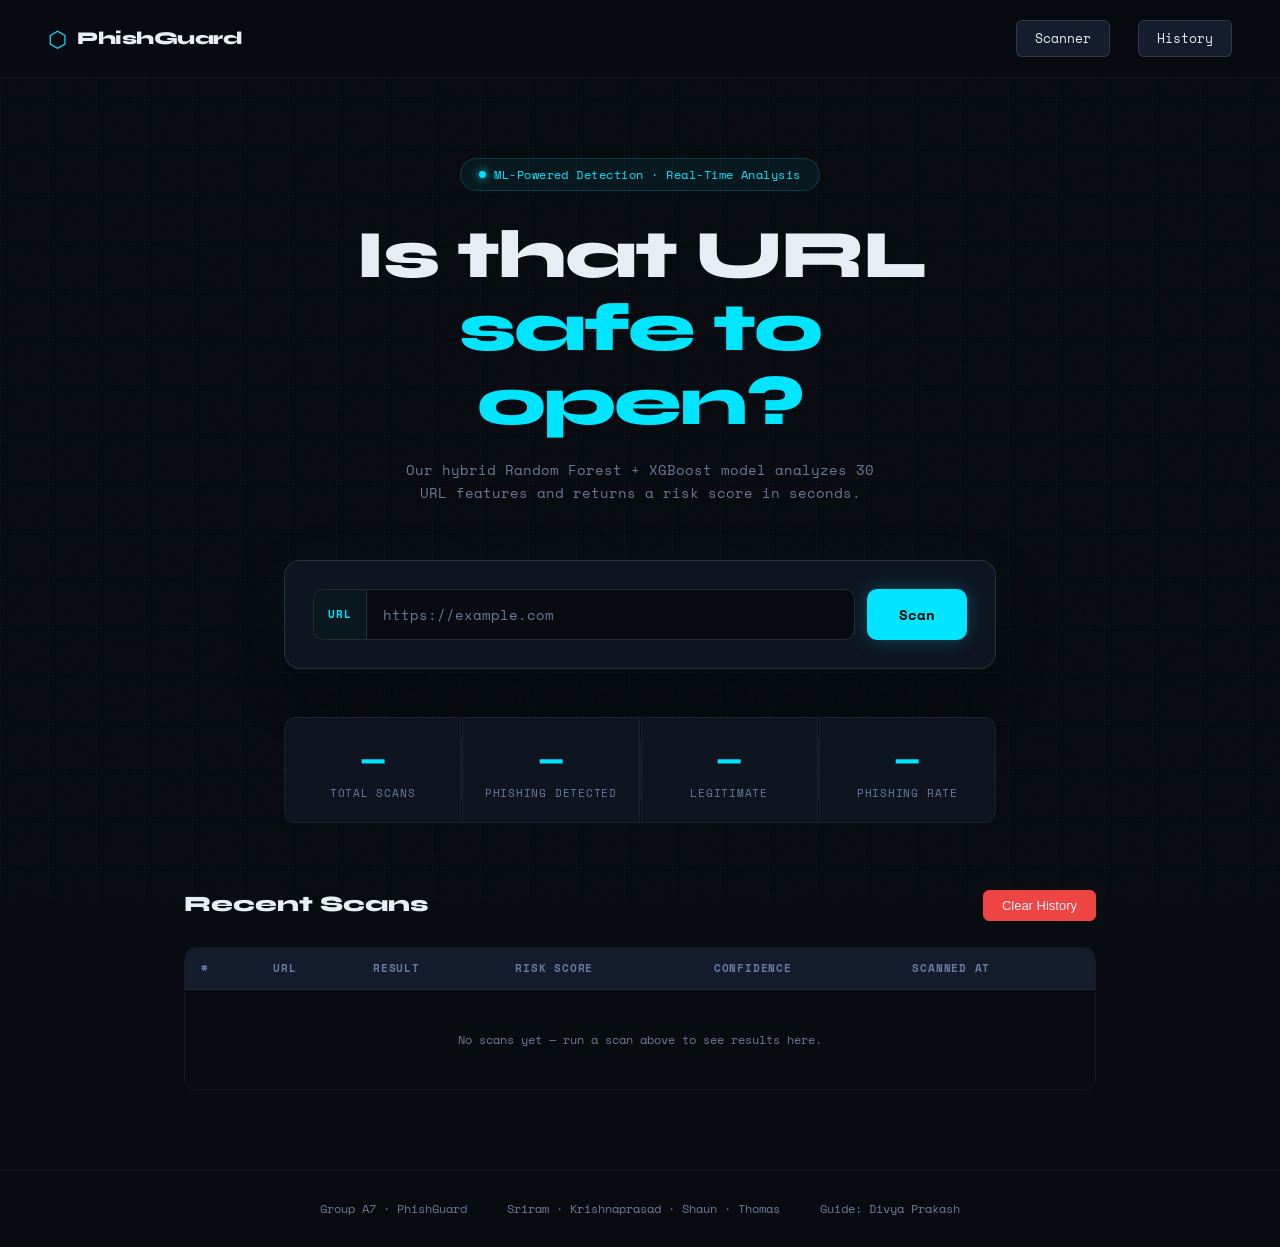
<file: frontend/index.html>
<!DOCTYPE html>
<html lang="en">

<head>
  <meta charset="UTF-8" />
  <meta name="viewport" content="width=device-width, initial-scale=1.0" />
  <title>PhishGuard — URL Scanner</title>
  <link rel="preconnect" href="https://fonts.googleapis.com">
  <link
    href="https://fonts.googleapis.com/css2?family=Space+Mono:wght@400;700&family=Syne:wght@400;600;800&display=swap"
    rel="stylesheet">
  <link rel="stylesheet" href="style.css" />
</head>

<body>
  <div class="bg-grid"></div>
  <div class="noise"></div>
  <header>
    <div class="logo">
      <span class="logo-icon">⬡</span>
      <span class="logo-text">PhishGuard</span>
    </div>
    <nav class="nav-right">
      <a href="#" class="nav-btn">Scanner</a>
      <a href="#history" class="nav-btn">History</a>
    </nav>
  </header>
  <section class="hero">
    <div class="hero-badge">
      <span class="pulse-dot"></span>
      ML-Powered Detection · Real-Time Analysis
    </div>
    <h1>Is that URL<br><span class="accent">safe to open?</span></h1>
    <p class="hero-sub">
      Our hybrid Random Forest + XGBoost model analyzes 30 URL features
      and returns a risk score in seconds.
    </p>
  </section>
  <section id="scanner" class="scanner-section">
    <div class="scanner-card">
      <div class="input-row">
        <div class="input-wrap">
          <span class="input-prefix">URL</span>
          <input type="text" id="urlInput" placeholder="https://example.com" autocomplete="off" spellcheck="false" />
        </div>
        <button id="scanBtn" onclick="scanURL()">
          <span id="btnLabel">Scan</span>
          <svg id="btnSpinner" class="spinner hidden" viewBox="0 0 24 24" fill="none"
            xmlns="http://www.w3.org/2000/svg">
            <circle cx="12" cy="12" r="10" stroke="currentColor" stroke-width="2.5" stroke-linecap="round"
              stroke-dasharray="31.4 31.4" transform="rotate(-90 12 12)" />
          </svg>
        </button>
      </div>
      <div id="resultPanel" class="result-panel hidden">
        <div id="resultLabel" class="result-label"></div>
        <div class="meter-section">
          <div class="meter-header">
            <span>Risk Score</span>
            <span id="riskPct" class="risk-pct">0%</span>
          </div>
          <div class="meter-track">
            <div id="meterFill" class="meter-fill" style="width:0%"></div>
            <div class="meter-ticks">
              <span>0</span><span>25</span><span>50</span><span>75</span><span>100</span>
            </div>
          </div>
          <div class="meter-zones">
            <span class="zone safe-zone">Safe</span>
            <span class="zone warn-zone">Caution</span>
            <span class="zone danger-zone">Danger</span>
          </div>
        </div>
        <div class="confidence-row">
          <span class="conf-label">Model Confidence</span>
          <span id="confValue" class="conf-value">—</span>
        </div>
        <div class="flags-grid" id="flagsGrid"></div>
        <div class="scanned-url" id="scannedUrl"></div>
      </div>
    </div>
  </section>
  <section class="stats-bar" id="statsBar">
    <div class="stat-item">
      <span class="stat-val" id="statTotal">—</span>
      <span class="stat-key">Total Scans</span>
    </div>
    <div class="stat-divider"></div>
    <div class="stat-item">
      <span class="stat-val" id="statPhish">—</span>
      <span class="stat-key">Phishing Detected</span>
    </div>
    <div class="stat-divider"></div>
    <div class="stat-item">
      <span class="stat-val" id="statLeg">—</span>
      <span class="stat-key">Legitimate</span>
    </div>
    <div class="stat-divider"></div>
    <div class="stat-item">
      <span class="stat-val" id="statRate">—</span>
      <span class="stat-key">Phishing Rate</span>
    </div>
  </section>
  <section id="history" class="history-section">
    <div style="display: flex; justify-content: space-between; align-items: center; margin-bottom: 1.5rem;">
      <h2 style="margin: 0;">Recent Scans</h2>
      <button id="clearHistoryBtn" class="nav-btn"
        style="background: var(--danger); border-color: var(--danger); color: white; cursor: pointer;">
        Clear History
      </button>
    </div>
    <div class="history-table-wrap">
      <table id="historyTable">
        <thead>
          <tr>
            <th>#</th>
            <th>URL</th>
            <th>Result</th>
            <th>Risk Score</th>
            <th>Confidence</th>
            <th>Scanned At</th>
          </tr>
        </thead>
        <tbody id="historyBody">
          <tr class="empty-row">
            <td colspan="6">No scans yet — run a scan above to see results here.</td>
          </tr>
        </tbody>
      </table>
    </div>
  </section>
  <footer>
    <span>Group A7 · PhishGuard</span>
    <span>Sriram · Krishnaprasad · Shaun · Thomas</span>
    <span>Guide: Divya Prakash</span>
  </footer>
  <script src="script.js"></script>
</body>

</html>
</file>
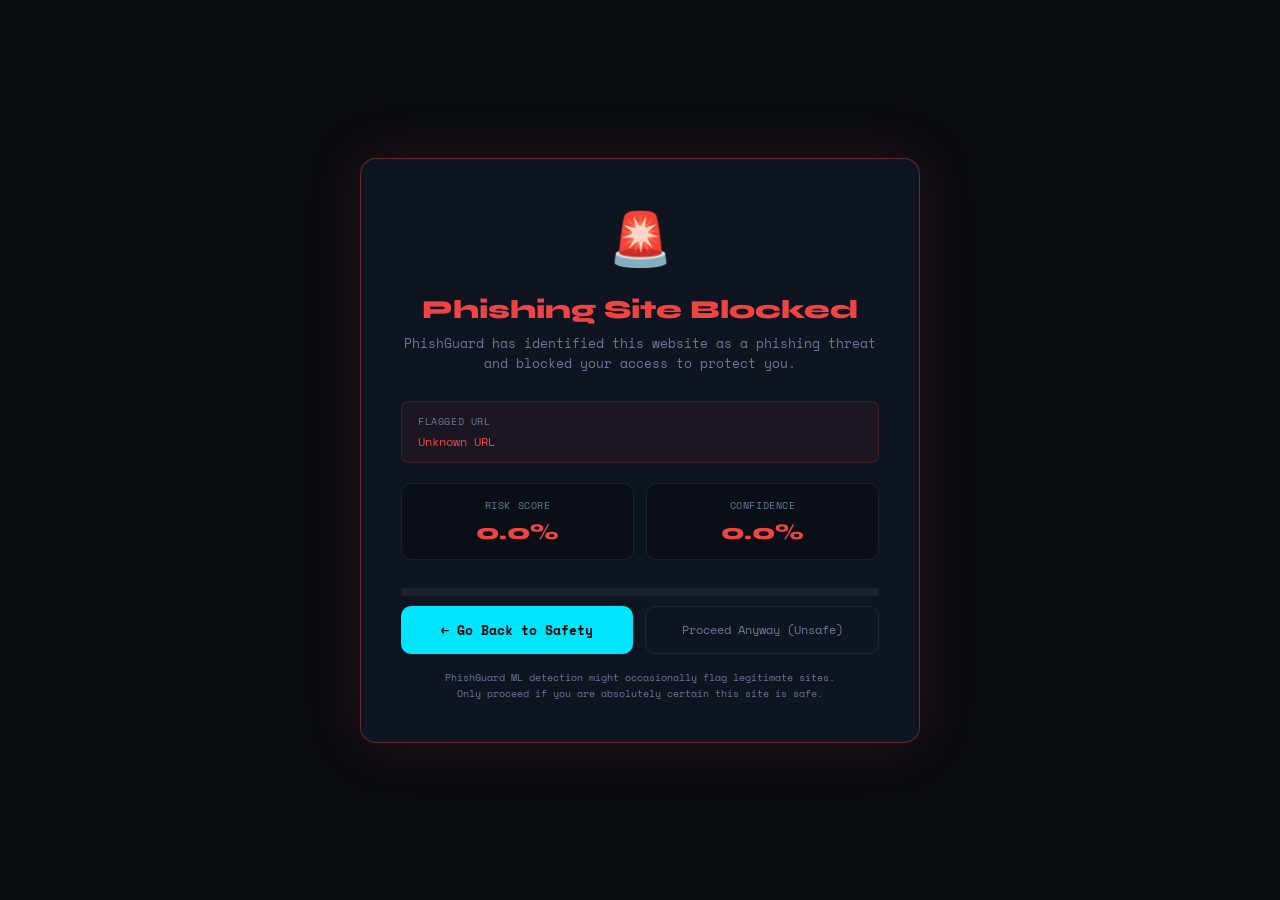
<file: extension/blocked.html>
<!DOCTYPE html>
<html lang="en">

<head>
    <meta charset="UTF-8" />
    <title>PhishGuard – Phishing Blocked</title>
    <link href="https://fonts.googleapis.com/css2?family=Space+Mono:wght@400;700&family=Syne:wght@600;800&display=swap"
        rel="stylesheet">
    <style>
        :root {
            --bg: #080b10;
            --surface: #0e1420;
            --border: rgba(255, 255, 255, 0.08);
            --text: #e8edf5;
            --muted: #6b7a99;
            --danger: #ef4444;
            --warn: #f59e0b;
            --safe: #22c55e;
            --accent: #00e5ff;
        }

        * {
            box-sizing: border-box;
            margin: 0;
            padding: 0;
        }

        body {
            min-height: 100vh;
            background: var(--bg);
            color: var(--text);
            font-family: 'Space Mono', monospace;
            display: flex;
            align-items: center;
            justify-content: center;
        }

        .card {
            background: var(--surface);
            border: 1px solid rgba(239, 68, 68, 0.4);
            border-radius: 16px;
            max-width: 560px;
            width: 90%;
            padding: 40px;
            box-shadow: 0 0 60px rgba(239, 68, 68, 0.15);
            animation: fadeIn 0.4s ease;
        }

        @keyframes fadeIn {
            from {
                opacity: 0;
                transform: translateY(16px);
            }

            to {
                opacity: 1;
                transform: translateY(0);
            }
        }

        .icon {
            font-size: 52px;
            text-align: center;
            margin-bottom: 18px;
        }

        .title {
            font-family: 'Syne', sans-serif;
            font-size: 26px;
            font-weight: 800;
            color: var(--danger);
            text-align: center;
            margin-bottom: 8px;
        }

        .subtitle {
            text-align: center;
            font-size: 13px;
            color: var(--muted);
            margin-bottom: 28px;
        }

        .url-box {
            background: rgba(239, 68, 68, 0.06);
            border: 1px solid rgba(239, 68, 68, 0.2);
            border-radius: 8px;
            padding: 12px 16px;
            font-size: 12px;
            color: var(--danger);
            word-break: break-all;
            margin-bottom: 20px;
        }

        .url-label {
            font-size: 10px;
            color: var(--muted);
            margin-bottom: 4px;
            text-transform: uppercase;
            letter-spacing: 0.06em;
        }

        .risk-row {
            display: flex;
            gap: 12px;
            margin-bottom: 28px;
        }

        .risk-tile {
            flex: 1;
            background: rgba(10, 14, 22, 0.8);
            border: 1px solid var(--border);
            border-radius: 10px;
            padding: 14px;
            text-align: center;
        }

        .risk-tile .label {
            font-size: 10px;
            color: var(--muted);
            text-transform: uppercase;
            letter-spacing: 0.06em;
            margin-bottom: 6px;
        }

        .risk-tile .value {
            font-family: 'Syne', sans-serif;
            font-size: 22px;
            font-weight: 800;
            color: var(--danger);
        }

        .meter-track {
            height: 8px;
            background: rgba(255, 255, 255, 0.06);
            border-radius: 100px;
            overflow: hidden;
            margin: 10px 0;
        }

        .meter-fill {
            height: 100%;
            border-radius: 100px;
            background: linear-gradient(90deg, var(--warn), var(--danger));
            transition: width 1s cubic-bezier(0.4, 0, 0.2, 1);
        }

        .buttons {
            display: flex;
            gap: 12px;
        }

        .btn-back {
            flex: 1;
            padding: 14px;
            background: var(--accent);
            color: #000;
            border: none;
            border-radius: 10px;
            font-family: 'Space Mono', monospace;
            font-weight: 700;
            font-size: 13px;
            cursor: pointer;
            transition: background 0.2s;
        }

        .btn-back:hover {
            background: #33eeff;
        }

        .btn-proceed {
            flex: 1;
            padding: 14px;
            background: transparent;
            color: var(--muted);
            border: 1px solid var(--border);
            border-radius: 10px;
            font-family: 'Space Mono', monospace;
            font-size: 12px;
            cursor: pointer;
            transition: all 0.2s;
        }

        .btn-proceed:hover {
            border-color: var(--danger);
            color: var(--danger);
        }

        .warning-note {
            margin-top: 16px;
            font-size: 10px;
            color: var(--muted);
            text-align: center;
            line-height: 1.6;
        }
    </style>
</head>

<body>
    <div class="card">
        <div class="icon">🚨</div>
        <div class="title">Phishing Site Blocked</div>
        <div class="subtitle">PhishGuard has identified this website as a phishing threat and blocked your access to
            protect you.</div>
        <div class="url-box">
            <div class="url-label">Flagged URL</div>
            <div id="blockedUrl">Loading…</div>
        </div>
        <div class="risk-row">
            <div class="risk-tile">
                <div class="label">Risk Score</div>
                <div class="value" id="riskVal">—</div>
            </div>
            <div class="risk-tile">
                <div class="label">Confidence</div>
                <div class="value" id="confVal">—</div>
            </div>
        </div>
        <div class="meter-track">
            <div class="meter-fill" id="meterFill" style="width:0%"></div>
        </div>
        <div class="buttons">
            <button class="btn-back" id="btnBack">← Go Back to Safety</button>
            <button class="btn-proceed" id="btnProceed">Proceed Anyway (Unsafe)</button>
        </div>
        <div class="warning-note">PhishGuard ML detection might occasionally flag legitimate sites.<br>Only proceed if
            you are absolutely certain this site is safe.</div>
    </div>
    <script src="blocked.js"></script>
</body>

</html>
</file>
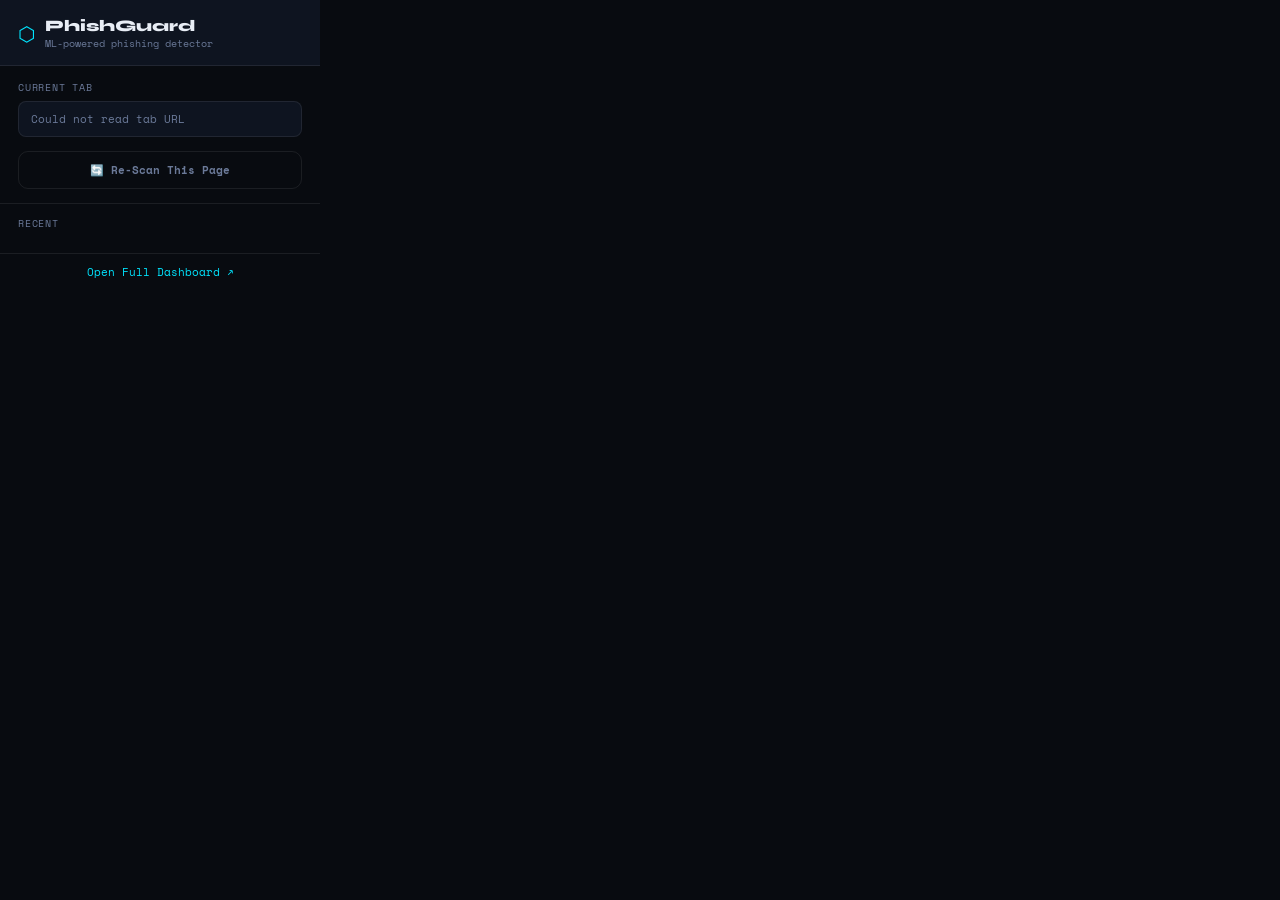
<file: extension/popup.html>
<!DOCTYPE html>
<html lang="en">

<head>
  <meta charset="UTF-8" />
  <title>PhishGuard</title>
  <link rel="preconnect" href="https://fonts.googleapis.com">
  <link href="https://fonts.googleapis.com/css2?family=Space+Mono:wght@400;700&family=Syne:wght@600;800&display=swap"
    rel="stylesheet">
  <style>
    :root {
      --bg: #080b10;
      --surface: #0e1420;
      --border: rgba(255, 255, 255, 0.08);
      --text: #e8edf5;
      --muted: #6b7a99;
      --accent: #00e5ff;
      --safe: #22c55e;
      --danger: #ef4444;
      --warn: #f59e0b;
    }

    * {
      box-sizing: border-box;
      margin: 0;
      padding: 0;
    }

    body {
      width: 320px;
      background: var(--bg);
      color: var(--text);
      font-family: 'Space Mono', monospace;
      font-size: 13px;
    }

    .header {
      display: flex;
      align-items: center;
      gap: 10px;
      padding: 16px 18px 14px;
      border-bottom: 1px solid var(--border);
      background: var(--surface);
    }

    .header-icon {
      font-size: 20px;
      color: var(--accent);
    }

    .header-title {
      font-family: 'Syne', sans-serif;
      font-size: 16px;
      font-weight: 800;
    }

    .header-sub {
      font-size: 10px;
      color: var(--muted);
      margin-top: 1px;
    }

    .url-section {
      padding: 14px 18px 10px;
    }

    .url-label {
      font-size: 10px;
      color: var(--muted);
      text-transform: uppercase;
      letter-spacing: 0.08em;
      margin-bottom: 6px;
    }

    .url-display {
      background: var(--surface);
      border: 1px solid var(--border);
      border-radius: 8px;
      padding: 9px 12px;
      font-size: 11px;
      color: var(--muted);
      white-space: nowrap;
      overflow: hidden;
      text-overflow: ellipsis;
    }

    .scanning-box {
      margin: 0 18px 14px;
      display: none;
      align-items: center;
      gap: 10px;
      padding: 14px;
      background: var(--surface);
      border: 1px solid var(--border);
      border-radius: 10px;
      color: var(--muted);
      font-size: 12px;
    }

    .scanning-box.visible {
      display: flex;
    }

    .spinner {
      width: 18px;
      height: 18px;
      border: 2px solid var(--border);
      border-top-color: var(--accent);
      border-radius: 50%;
      animation: spin 0.8s linear infinite;
      flex-shrink: 0;
    }

    @keyframes spin {
      to {
        transform: rotate(360deg);
      }
    }

    .scan-btn {
      display: block;
      width: calc(100% - 36px);
      margin: 4px 18px 14px;
      padding: 10px;
      background: transparent;
      color: var(--muted);
      font-family: 'Space Mono', monospace;
      font-weight: 700;
      font-size: 11px;
      border: 1px solid var(--border);
      border-radius: 10px;
      cursor: pointer;
      transition: all 0.2s;
    }

    .scan-btn:hover {
      border-color: var(--accent);
      color: var(--accent);
    }

    .scan-btn:disabled {
      opacity: 0.4;
      cursor: not-allowed;
    }

    .result {
      margin: 0 18px 14px;
      border-radius: 10px;
      overflow: hidden;
      border: 1px solid var(--border);
      display: none;
    }

    .result.visible {
      display: block;
      animation: fadeUp 0.3s ease;
    }

    @keyframes fadeUp {
      from {
        opacity: 0;
        transform: translateY(8px);
      }

      to {
        opacity: 1;
        transform: translateY(0);
      }
    }

    .result-header {
      padding: 12px 14px;
      font-family: 'Syne', sans-serif;
      font-size: 15px;
      font-weight: 800;
    }

    .result-header.phishing {
      background: rgba(239, 68, 68, 0.1);
      color: var(--danger);
    }

    .result-header.safe {
      background: rgba(34, 197, 94, 0.08);
      color: var(--safe);
    }

    .result-body {
      padding: 12px 14px;
      background: var(--surface);
    }

    .metric-row {
      display: flex;
      justify-content: space-between;
      align-items: center;
      margin-bottom: 10px;
    }

    .metric-label {
      font-size: 11px;
      color: var(--muted);
      text-transform: uppercase;
      letter-spacing: 0.06em;
    }

    .metric-val {
      font-family: 'Syne', sans-serif;
      font-size: 16px;
      font-weight: 800;
    }

    .meter-track {
      height: 8px;
      background: var(--bg);
      border-radius: 100px;
      overflow: hidden;
      margin-bottom: 4px;
    }

    .meter-fill {
      height: 100%;
      border-radius: 100px;
      background: linear-gradient(90deg, var(--safe), var(--warn), var(--danger));
      transition: width 0.9s cubic-bezier(0.4, 0, 0.2, 1);
    }

    .history-section {
      border-top: 1px solid var(--border);
      padding: 12px 18px 14px;
    }

    .history-title {
      font-size: 10px;
      color: var(--muted);
      text-transform: uppercase;
      letter-spacing: 0.08em;
      margin-bottom: 8px;
    }

    .history-item {
      display: flex;
      align-items: center;
      justify-content: space-between;
      padding: 6px 0;
      border-bottom: 1px solid var(--border);
      font-size: 11px;
    }

    .history-item:last-child {
      border-bottom: none;
    }

    .h-url {
      max-width: 200px;
      overflow: hidden;
      text-overflow: ellipsis;
      white-space: nowrap;
      color: var(--muted);
    }

    .h-badge {
      font-size: 10px;
      font-weight: 700;
      padding: 2px 8px;
      border-radius: 100px;
    }

    .h-badge.ph {
      background: rgba(239, 68, 68, 0.15);
      color: var(--danger);
    }

    .h-badge.ok {
      background: rgba(34, 197, 94, 0.12);
      color: var(--safe);
    }

    .open-full {
      display: block;
      text-align: center;
      padding: 10px;
      font-size: 11px;
      color: var(--accent);
      text-decoration: none;
      border-top: 1px solid var(--border);
    }

    .open-full:hover {
      background: rgba(0, 229, 255, 0.04);
    }

    .error-msg {
      margin: 0 18px 14px;
      padding: 12px;
      background: rgba(245, 158, 11, 0.08);
      border: 1px solid rgba(245, 158, 11, 0.2);
      border-radius: 8px;
      font-size: 12px;
      color: var(--warn);
      display: none;
    }

    .error-msg.visible {
      display: block;
    }
  </style>
</head>

<body>
  <div class="header">
    <span class="header-icon">⬡</span>
    <div>
      <div class="header-title">PhishGuard</div>
      <div class="header-sub">ML-powered phishing detector</div>
    </div>
  </div>
  <div class="url-section">
    <div class="url-label">Current Tab</div>
    <div class="url-display" id="currentUrl">Loading...</div>
  </div>
  <div class="scanning-box" id="scanningBox">
    <div class="spinner"></div>
    <span>Analyzing page for threats…</span>
  </div>
  <div class="error-msg" id="errorMsg"></div>
  <div class="result" id="resultBox">
    <div class="result-header" id="resultHeader"></div>
    <div class="result-body">
      <div class="metric-row">
        <span class="metric-label">Risk Score</span>
        <span class="metric-val" id="riskVal">—</span>
      </div>
      <div class="meter-track">
        <div class="meter-fill" id="meterFill" style="width:0%"></div>
      </div>
      <div class="metric-row" style="margin-top:10px">
        <span class="metric-label">Confidence</span>
        <span class="metric-val" id="confVal">—</span>
      </div>
    </div>
  </div>
  <button class="scan-btn" id="scanBtn">🔄 Re-Scan This Page</button>
  <div class="history-section">
    <div class="history-title">Recent</div>
    <div id="historyList"></div>
  </div>
  <a class="open-full" href="http://localhost:5000" target="_blank">
    Open Full Dashboard ↗
  </a>
  <script src="popup.js"></script>
</body>

</html>
</file>
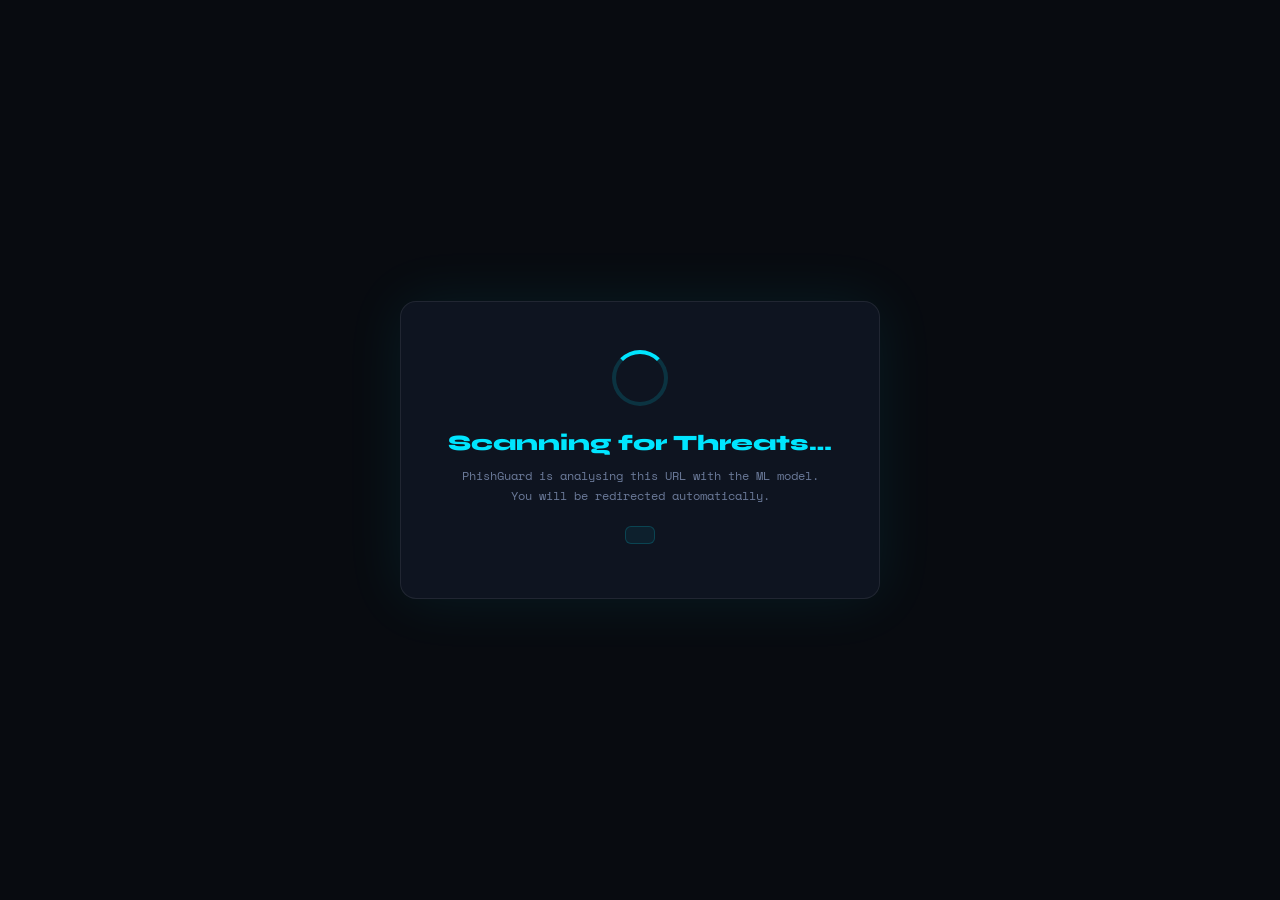
<file: extension/scanning.html>
<!DOCTYPE html>
<html lang="en">
<head>
  <meta charset="UTF-8" />
  <title>PhishGuard – Scanning…</title>
  <link href="https://fonts.googleapis.com/css2?family=Space+Mono:wght@400;700&family=Syne:wght@600;800&display=swap" rel="stylesheet">
  <style>
    :root {
      --bg: #080b10;
      --surface: #0e1420;
      --border: rgba(255,255,255,0.08);
      --text: #e8edf5;
      --muted: #6b7a99;
      --accent: #00e5ff;
    }
    * { box-sizing: border-box; margin: 0; padding: 0; }
    body {
      min-height: 100vh;
      background: var(--bg);
      color: var(--text);
      font-family: 'Space Mono', monospace;
      display: flex;
      align-items: center;
      justify-content: center;
    }
    .card {
      background: var(--surface);
      border: 1px solid var(--border);
      border-radius: 16px;
      max-width: 480px;
      width: 90%;
      padding: 48px 40px;
      text-align: center;
      box-shadow: 0 0 60px rgba(0, 229, 255, 0.08);
    }
    .spinner {
      width: 56px;
      height: 56px;
      border: 4px solid rgba(0,229,255,0.15);
      border-top-color: var(--accent);
      border-radius: 50%;
      animation: spin 0.9s linear infinite;
      margin: 0 auto 24px;
    }
    @keyframes spin { to { transform: rotate(360deg); } }
    .title {
      font-family: 'Syne', sans-serif;
      font-size: 22px;
      font-weight: 800;
      color: var(--accent);
      margin-bottom: 10px;
    }
    .subtitle {
      font-size: 12px;
      color: var(--muted);
      line-height: 1.7;
    }
    .url-pill {
      display: inline-block;
      margin-top: 20px;
      background: rgba(0,229,255,0.06);
      border: 1px solid rgba(0,229,255,0.18);
      border-radius: 6px;
      padding: 8px 14px;
      font-size: 11px;
      color: var(--accent);
      word-break: break-all;
      max-width: 100%;
    }
  </style>
</head>
<body>
  <div class="card">
    <div class="spinner"></div>
    <div class="title">Scanning for Threats…</div>
    <div class="subtitle">PhishGuard is analysing this URL with the ML model.<br>You will be redirected automatically.</div>
    <div class="url-pill" id="urlDisplay"></div>
  </div>
  <script>
    const params = new URLSearchParams(location.search);
    const url = params.get("url") || "";
    document.getElementById("urlDisplay").textContent = url;
  </script>
</body>
</html>
</file>
<file: frontend/style.css>
:root {
  --bg:        #080b10;
  --surface:   #0e1420;
  --surface2:  #141c2e;
  --border:    rgba(255,255,255,0.06);
  --border2:   rgba(255,255,255,0.12);
  --text:      #e8edf5;
  --muted:     #6b7a99;
  --accent:    #00e5ff;
  --accent2:   #7c3aed;
  --safe:      #22c55e;
  --warn:      #f59e0b;
  --danger:    #ef4444;
  --font-head: 'Syne', sans-serif;
  --font-mono: 'Space Mono', monospace;
}
*, *::before, *::after { box-sizing: border-box; margin: 0; padding: 0; }
html { scroll-behavior: smooth; }
body {
  background: var(--bg);
  color: var(--text);
  font-family: var(--font-mono);
  font-size: 14px;
  line-height: 1.6;
  min-height: 100vh;
  overflow-x: hidden;
}
.bg-grid {
  position: fixed; inset: 0; z-index: 0;
  background-image:
    linear-gradient(rgba(0,229,255,0.03) 1px, transparent 1px),
    linear-gradient(90deg, rgba(0,229,255,0.03) 1px, transparent 1px);
  background-size: 48px 48px;
  pointer-events: none;
}
.noise {
  position: fixed; inset: 0; z-index: 0;
  background-image: url("data:image/svg+xml,%3Csvg viewBox='0 0 200 200' xmlns='http://www.w3.org/2000/svg'%3E%3Cfilter id='n'%3E%3CfeTurbulence type='fractalNoise' baseFrequency='0.9' numOctaves='4' stitchTiles='stitch'/%3E%3C/filter%3E%3Crect width='100%25' height='100%25' filter='url(%23n)' opacity='0.03'/%3E%3C/svg%3E");
  opacity: 0.4; pointer-events: none;
}
header, .hero, .scanner-section, .stats-bar, .history-section, footer {
  position: relative; z-index: 1;
}
header {
  display: flex; align-items: center; justify-content: space-between;
  padding: 20px 48px;
  border-bottom: 1px solid var(--border);
  backdrop-filter: blur(12px);
  background: rgba(8,11,16,0.7);
  position: sticky; top: 0; z-index: 100;
}
.logo { display: flex; align-items: center; gap: 10px; }
.logo-icon { font-size: 22px; color: var(--accent); }
.logo-text { font-family: var(--font-head); font-weight: 800; font-size: 18px; letter-spacing: -0.5px; }
nav { display: flex; align-items: center; gap: 28px; }
nav a { color: var(--muted); text-decoration: none; font-size: 13px; transition: color 0.2s; }
nav a:hover { color: var(--text); }
.nav-btn {
  background: var(--surface2);
  border: 1px solid var(--border2);
  padding: 7px 18px; border-radius: 6px;
  color: var(--text) !important;
  font-size: 13px; transition: all 0.2s;
}
.nav-btn:hover { border-color: var(--accent); color: var(--accent) !important; }
.hero {
  text-align: center;
  padding: 80px 48px 56px;
  max-width: 720px;
  margin: 0 auto;
}
.hero-badge {
  display: inline-flex; align-items: center; gap: 8px;
  background: rgba(0,229,255,0.06);
  border: 1px solid rgba(0,229,255,0.18);
  border-radius: 100px;
  padding: 6px 18px;
  font-size: 12px; color: var(--accent);
  margin-bottom: 28px; letter-spacing: 0.04em;
}
.pulse-dot {
  width: 7px; height: 7px; border-radius: 50%;
  background: var(--accent);
  box-shadow: 0 0 8px var(--accent);
  animation: pulse 2s infinite;
}
@keyframes pulse {
  0%, 100% { opacity: 1; transform: scale(1); }
  50%       { opacity: 0.4; transform: scale(0.7); }
}
.hero h1 {
  font-family: var(--font-head);
  font-size: clamp(40px, 6vw, 68px);
  font-weight: 800;
  line-height: 1.08;
  letter-spacing: -2px;
  margin-bottom: 20px;
}
.accent { color: var(--accent); }
.hero-sub { color: var(--muted); font-family: var(--font-mono); font-size: 14px; max-width: 480px; margin: 0 auto; }
.scanner-section {
  max-width: 760px; margin: 0 auto;
  padding: 0 24px 48px;
}
.scanner-card {
  background: var(--surface);
  border: 1px solid var(--border2);
  border-radius: 16px;
  padding: 28px;
  box-shadow: 0 0 60px rgba(0,229,255,0.04), 0 24px 48px rgba(0,0,0,0.4);
}
.input-row { display: flex; gap: 12px; }
.input-wrap {
  flex: 1; display: flex; align-items: center;
  background: var(--bg); border: 1px solid var(--border2);
  border-radius: 10px; overflow: hidden;
  transition: border-color 0.2s;
}
.input-wrap:focus-within { border-color: var(--accent); }
.input-prefix {
  padding: 0 14px;
  color: var(--accent); font-size: 11px; font-weight: 700;
  letter-spacing: 0.1em; background: rgba(0,229,255,0.06);
  border-right: 1px solid var(--border2);
  height: 100%; display: flex; align-items: center;
  white-space: nowrap;
}
.input-wrap input {
  flex: 1; background: transparent; border: none; outline: none;
  color: var(--text); font-family: var(--font-mono); font-size: 14px;
  padding: 14px 16px;
}
.input-wrap input::placeholder { color: var(--muted); }
button#scanBtn {
  display: flex; align-items: center; gap: 8px;
  padding: 14px 32px;
  background: var(--accent); color: #000;
  font-family: var(--font-mono); font-weight: 700; font-size: 14px;
  border: none; border-radius: 10px; cursor: pointer;
  transition: all 0.2s; white-space: nowrap;
  box-shadow: 0 0 20px rgba(0,229,255,0.25);
}
button#scanBtn:hover { background: #33eeff; box-shadow: 0 0 30px rgba(0,229,255,0.4); transform: translateY(-1px); }
button#scanBtn:active { transform: translateY(0); }
button#scanBtn:disabled { opacity: 0.5; cursor: not-allowed; transform: none; }
.spinner {
  width: 18px; height: 18px;
  animation: spin 0.8s linear infinite;
}
@keyframes spin { to { transform: rotate(360deg); } }
.result-panel {
  margin-top: 24px;
  border-top: 1px solid var(--border);
  padding-top: 24px;
  animation: fadeUp 0.4s ease forwards;
}
@keyframes fadeUp {
  from { opacity: 0; transform: translateY(12px); }
  to   { opacity: 1; transform: translateY(0); }
}
.result-label {
  font-family: var(--font-head);
  font-size: 28px; font-weight: 800;
  letter-spacing: -1px;
  margin-bottom: 20px;
  display: flex; align-items: center; gap: 12px;
}
.result-label.phishing { color: var(--danger); }
.result-label.safe     { color: var(--safe); }
.meter-section { margin-bottom: 20px; }
.meter-header {
  display: flex; justify-content: space-between; align-items: baseline;
  margin-bottom: 8px;
  font-size: 12px; color: var(--muted); letter-spacing: 0.05em; text-transform: uppercase;
}
.risk-pct { font-family: var(--font-head); font-size: 22px; font-weight: 800; color: var(--text); }
.meter-track {
  height: 12px; background: var(--bg);
  border: 1px solid var(--border2);
  border-radius: 100px; overflow: hidden;
  position: relative; margin-bottom: 6px;
}
.meter-fill {
  height: 100%; border-radius: 100px;
  background: linear-gradient(90deg, var(--safe) 0%, var(--warn) 50%, var(--danger) 100%);
  transition: width 1s cubic-bezier(0.4,0,0.2,1);
  position: relative;
}
.meter-fill::after {
  content: ''; position: absolute; right: 0; top: 0; bottom: 0;
  width: 4px; border-radius: 2px;
  background: white; opacity: 0.8;
  box-shadow: 0 0 8px white;
}
.meter-ticks, .meter-zones {
  display: flex; justify-content: space-between;
  font-size: 10px; color: var(--muted);
}
.meter-zones { margin-top: 4px; }
.zone { font-size: 10px; letter-spacing: 0.06em; text-transform: uppercase; }
.safe-zone   { color: var(--safe); }
.warn-zone   { color: var(--warn); }
.danger-zone { color: var(--danger); }
.confidence-row {
  display: flex; justify-content: space-between; align-items: center;
  padding: 12px 16px;
  background: var(--bg); border: 1px solid var(--border);
  border-radius: 8px; margin-bottom: 16px;
}
.conf-label { font-size: 12px; color: var(--muted); text-transform: uppercase; letter-spacing: 0.05em; }
.conf-value { font-family: var(--font-head); font-size: 18px; font-weight: 700; }
.flags-grid {
  display: grid; grid-template-columns: repeat(auto-fill, minmax(200px, 1fr));
  gap: 8px; margin-bottom: 16px;
}
.flag-item {
  display: flex; align-items: center; gap: 8px;
  background: var(--bg); border: 1px solid var(--border);
  border-radius: 8px; padding: 9px 12px;
  font-size: 12px;
}
.flag-icon { font-size: 14px; }
.flag-ok   { border-color: rgba(34,197,94,0.2); }
.flag-bad  { border-color: rgba(239,68,68,0.2); }
.flag-ok .flag-icon::before   { content: "✓"; color: var(--safe); }
.flag-bad .flag-icon::before  { content: "✗"; color: var(--danger); }
.scanned-url {
  font-size: 11px; color: var(--muted);
  word-break: break-all;
  padding: 8px 12px;
  background: var(--bg); border: 1px solid var(--border);
  border-radius: 6px;
}
.stats-bar {
  display: flex; align-items: center; justify-content: center;
  gap: 0; max-width: 760px; margin: 0 auto 64px;
  padding: 0 24px;
}
.stat-item {
  flex: 1; text-align: center; padding: 20px 0;
  background: var(--surface); border: 1px solid var(--border);
}
.stat-item:first-child { border-radius: 12px 0 0 12px; }
.stat-item:last-child  { border-radius: 0 12px 12px 0; }
.stat-divider { width: 1px; height: 60px; background: var(--border); flex-shrink: 0; }
.stat-val { display: block; font-family: var(--font-head); font-size: 28px; font-weight: 800; color: var(--accent); }
.stat-key { display: block; font-size: 11px; color: var(--muted); text-transform: uppercase; letter-spacing: 0.07em; margin-top: 2px; }
.history-section {
  max-width: 960px; margin: 0 auto;
  padding: 0 24px 80px;
}
.history-section h2 {
  font-family: var(--font-head); font-size: 22px; font-weight: 800;
  margin-bottom: 20px;
}
.history-table-wrap { overflow-x: auto; border-radius: 12px; border: 1px solid var(--border); }
table { width: 100%; border-collapse: collapse; font-size: 13px; }
thead { background: var(--surface2); }
th {
  padding: 12px 16px; text-align: left;
  font-size: 11px; text-transform: uppercase; letter-spacing: 0.07em;
  color: var(--muted); font-weight: 700; white-space: nowrap;
}
td {
  padding: 11px 16px; border-top: 1px solid var(--border);
  color: var(--text); font-size: 12px;
}
tbody tr:hover { background: var(--surface2); }
.empty-row td { text-align: center; color: var(--muted); padding: 40px; }
.badge {
  display: inline-block; padding: 3px 10px; border-radius: 100px;
  font-size: 11px; font-weight: 700; letter-spacing: 0.05em;
}
.badge-phish { background: rgba(239,68,68,0.15); color: var(--danger); border: 1px solid rgba(239,68,68,0.3); }
.badge-safe  { background: rgba(34,197,94,0.12); color: var(--safe);   border: 1px solid rgba(34,197,94,0.25); }
.url-cell { max-width: 320px; overflow: hidden; text-overflow: ellipsis; white-space: nowrap; color: var(--muted); }
footer {
  text-align: center; padding: 28px;
  border-top: 1px solid var(--border);
  color: var(--muted); font-size: 12px;
  display: flex; justify-content: center; gap: 40px; flex-wrap: wrap;
}
.hidden { display: none !important; }
</file>
